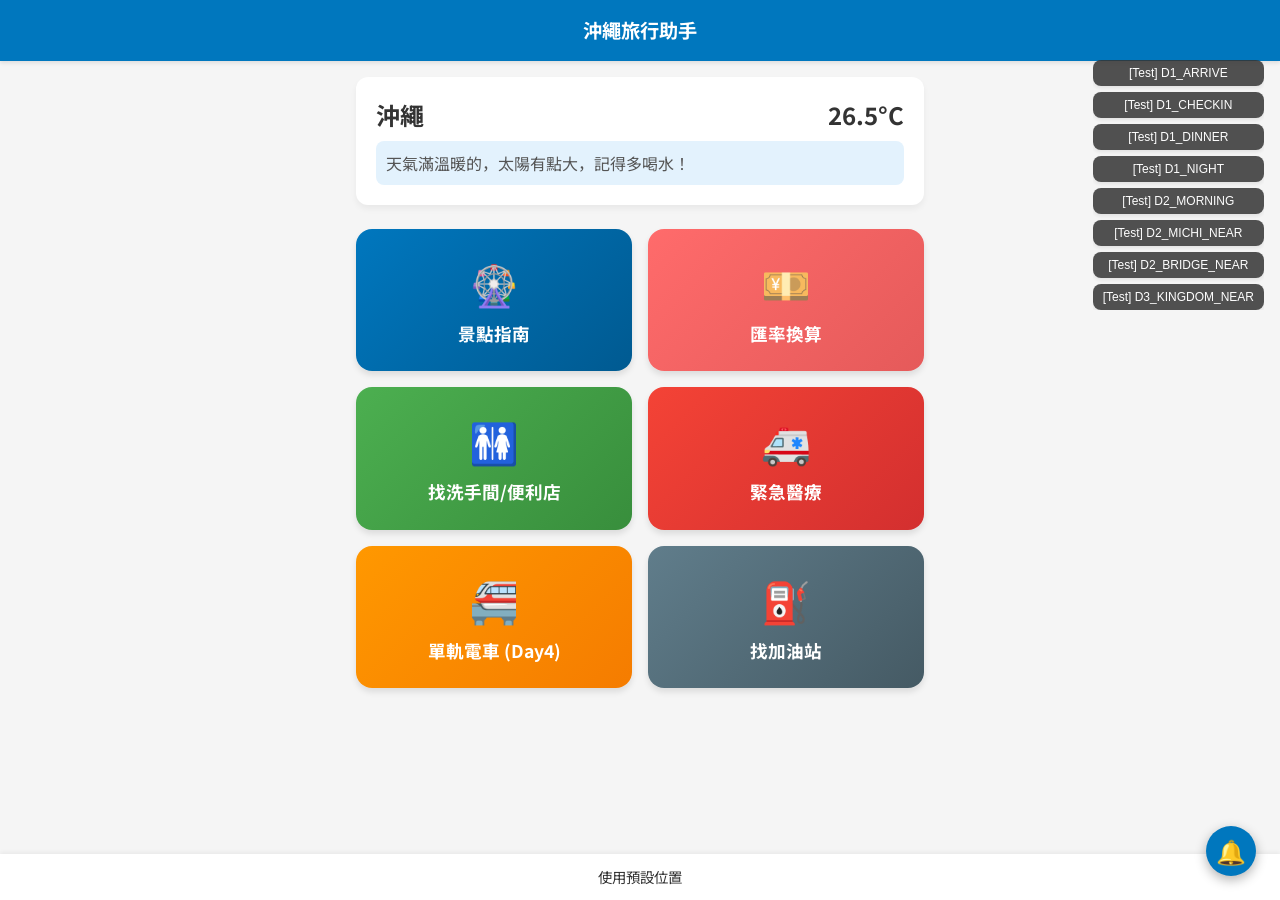
<file: index.html>
<!DOCTYPE html>
<html lang="zh-Hant-TW">
<head>
    <meta charset="UTF-8">
    <meta name="viewport" content="width=device-width, initial-scale=1.0, maximum-scale=1.0, user-scalable=no">
    <title>沖繩家庭旅行</title>
    <link rel="stylesheet" href="css/style.css">
    <link rel="manifest" href="manifest.json">
    <meta name="theme-color" content="#0077BE">
    <link rel="apple-touch-icon" href="images/icons/icon-192x192.png">
</head>
<body>
    <header class="app-header">
        <h1>沖繩旅行助手</h1>
    </header>
    
    <main class="app-content">
        <!-- 天氣面板 -->
        <section class="weather-panel" id="weather-panel" onclick="location.href='pages/weather.html'">
            <div class="weather-info">
                <span class="location">沖繩</span>
                <span class="temp" id="current-temp">--°C</span>
            </div>
            <div class="weather-suggestion" id="weather-suggestion">載入中...</div>
        </section>

        <!-- 導航功能表 -->
        <nav class="main-nav">
            <a href="pages/spots.html" class="nav-btn bg-primary">
                <span class="icon">🎡</span>
                <span class="label">景點指南</span>
            </a>
            <a href="pages/exchange.html" class="nav-btn bg-accent">
                <span class="icon">💴</span>
                <span class="label">匯率換算</span>
            </a>
            <a href="pages/places.html" class="nav-btn bg-success" id="btn-places">
                <span class="icon">🚻</span>
                <span class="label">找洗手間/便利店</span>
            </a>
            <a href="pages/emergency.html" class="nav-btn bg-danger">
                <span class="icon">🚑</span>
                <span class="label">緊急醫療</span>
            </a>
            <a href="pages/day4-transport.html" class="nav-btn bg-warning">
                <span class="icon">🚝</span>
                <span class="label">單軌電車 (Day4)</span>
            </a>
            <a href="pages/gas-station.html" class="nav-btn bg-dark" id="btn-gas-station">
                <span class="icon">⛽</span>
                <span class="label">找加油站</span>
            </a>
        </nav>
    </main>

    <footer class="app-footer">
        <div class="status-bar" id="status-bar">就緒</div>
    </footer>

    <script src="js/app.js"></script>
    <script src="js/weather.js"></script>
    <script src="js/notify.js"></script>
</body>
</html>
</file>
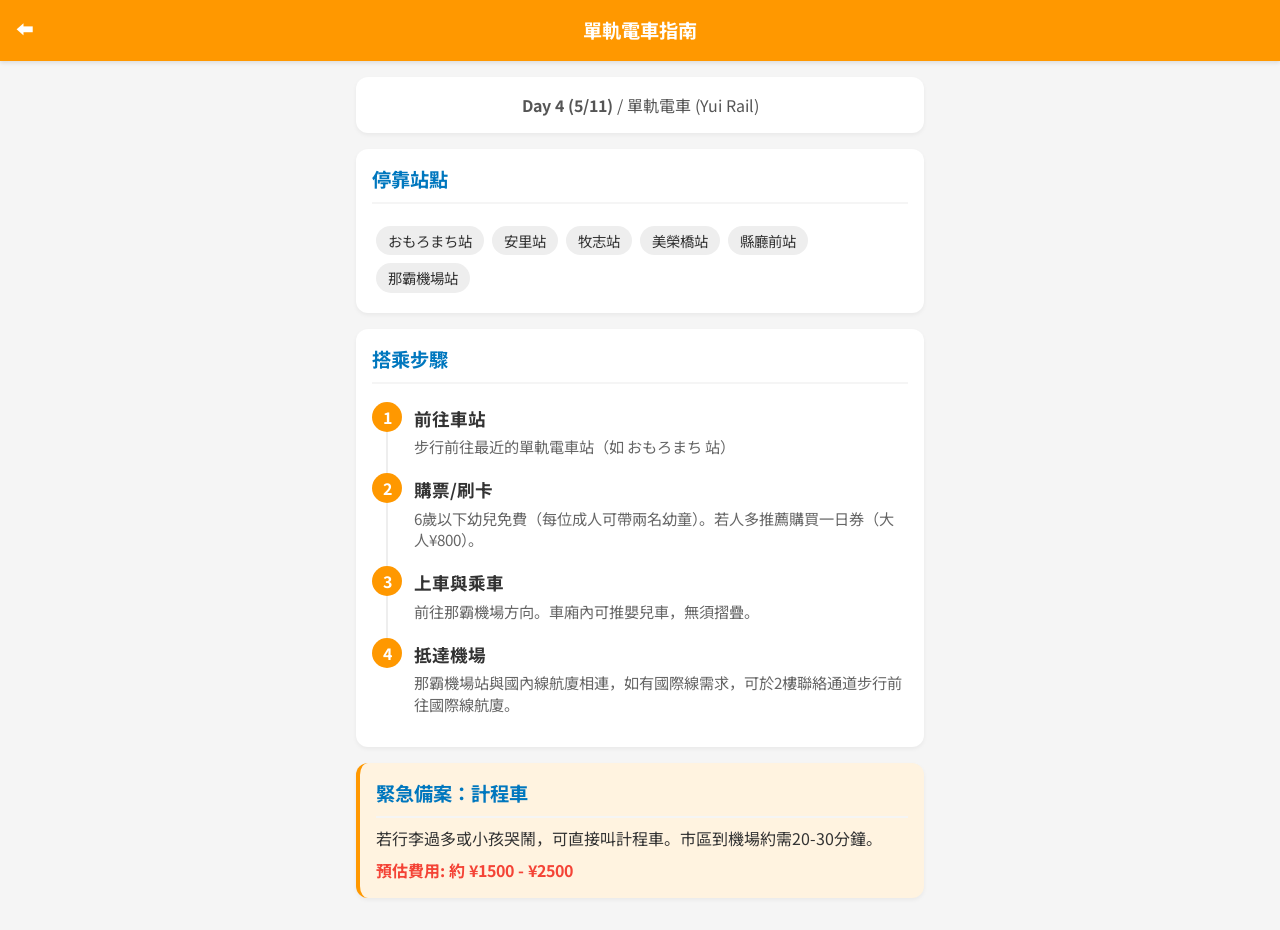
<file: pages/day4-transport.html>
<!DOCTYPE html>
<html lang="zh-Hant-TW">
<head>
    <meta charset="UTF-8">
    <meta name="viewport" content="width=device-width, initial-scale=1.0, maximum-scale=1.0, user-scalable=no">
    <title>Day4 單軌電車指南 - 沖繩旅行助手</title>
    <link rel="stylesheet" href="../css/style.css">
    <style>
        .step-num {
            display: inline-flex;
            width: 30px;
            height: 30px;
            background: var(--warning-color);
            color: white;
            border-radius: 50%;
            align-items: center;
            justify-content: center;
            font-weight: bold;
            margin-right: 12px;
        }
        .step-container {
            display: flex;
            align-items: flex-start;
            margin-bottom: 16px;
            position: relative;
        }
        .step-container::after {
            content: '';
            position: absolute;
            left: 14px;
            top: 30px;
            bottom: -16px;
            width: 2px;
            background: #eee;
            z-index: 0;
        }
        .step-container:last-child::after {
            display: none;
        }
    </style>
</head>
<body>
    <header class="app-header" style="background-color: var(--warning-color);">
        <a href="../index.html" class="back-btn">⬅</a>
        <h1 id="transport-title">單軌電車指南</h1>
    </header>
    <main class="app-content">
        <div class="card" id="transport-info" style="text-align:center; color: #555;">
            載入中...
        </div>

        <div class="card">
            <div class="card-title">停靠站點</div>
            <div id="stations-list" style="padding-top:10px;"></div>
        </div>

        <div class="card">
            <div class="card-title">搭乘步驟</div>
            <div id="steps-list" style="padding-top:10px;">
                <!-- JS 填入 -->
            </div>
        </div>

        <div class="card" style="background: #fff3e0; border-left: 4px solid var(--warning-color);">
            <div class="card-title" id="backup-title">緊急備案</div>
            <div id="backup-desc">載入中...</div>
            <div id="backup-cost" style="font-weight:bold; color:var(--danger-color); margin-top:8px;"></div>
        </div>
    </main>
    <script src="../js/transport.js"></script>
</body>
</html>
</file>
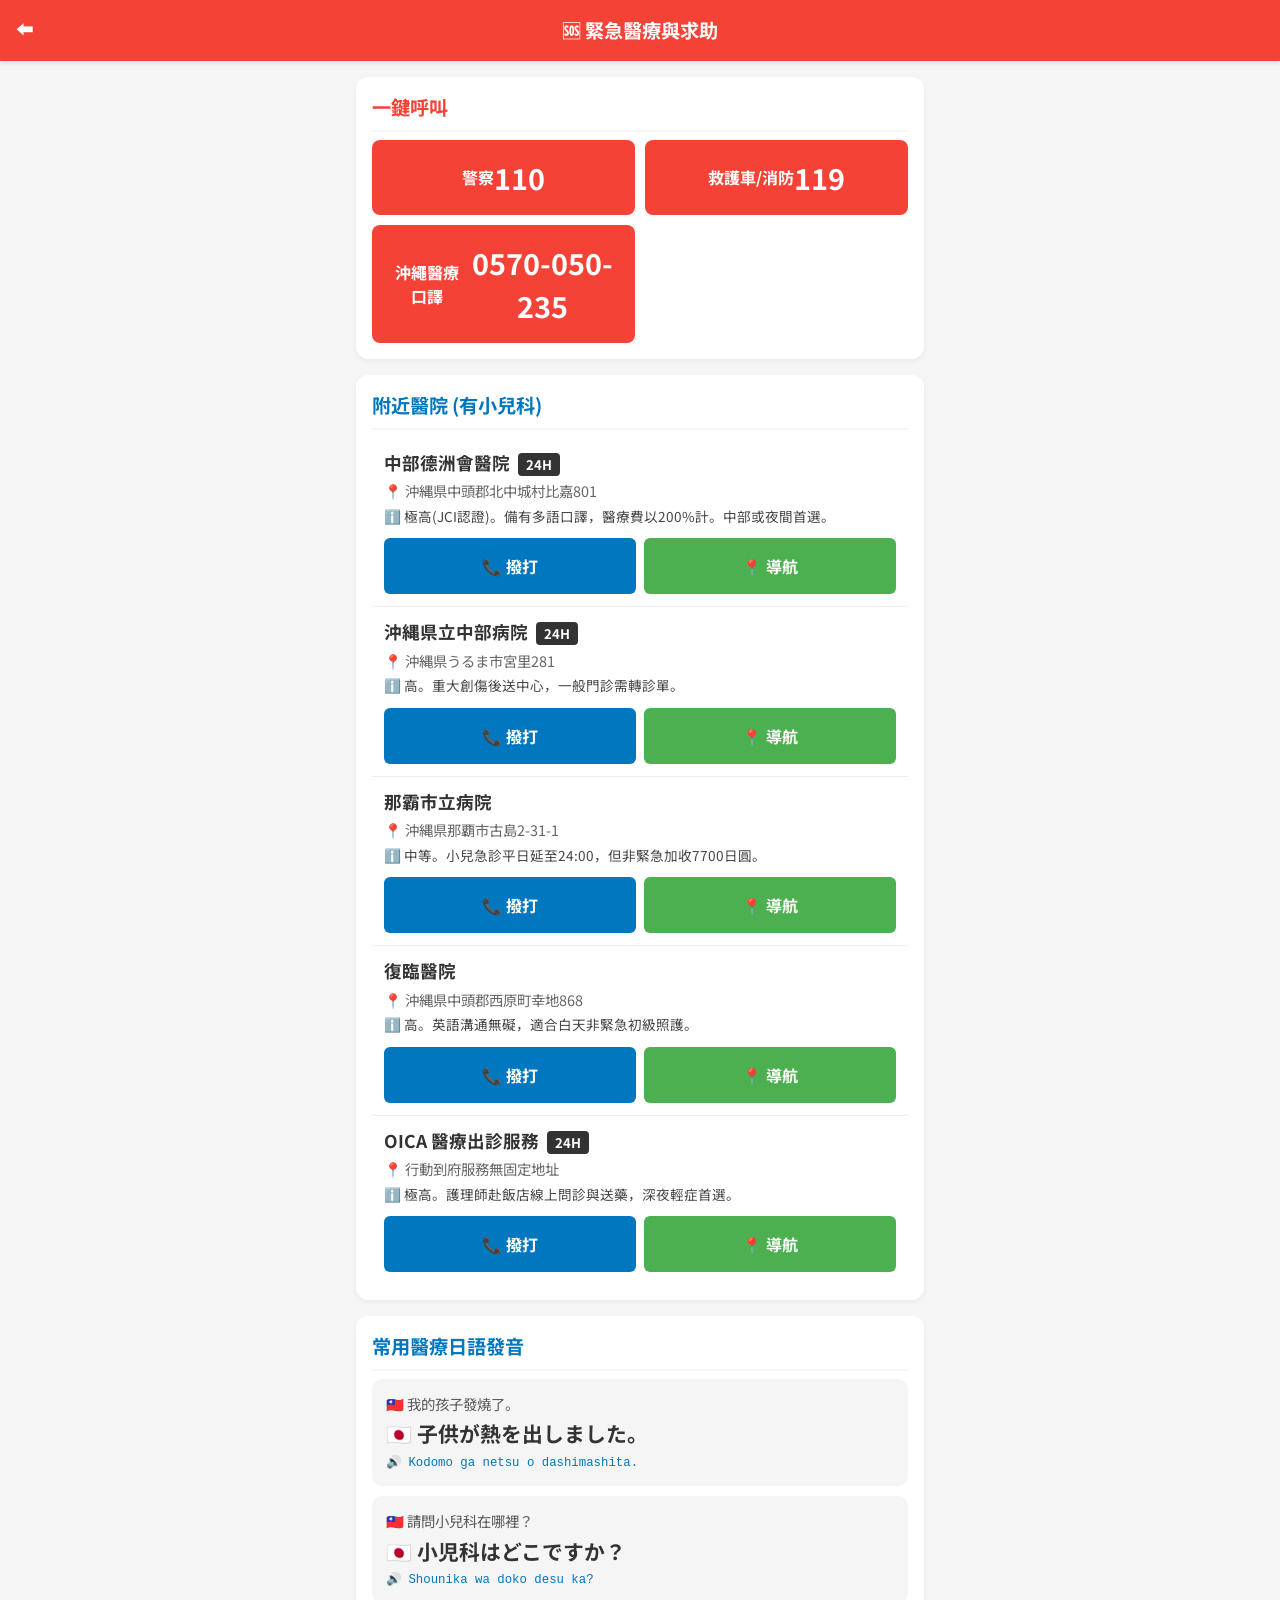
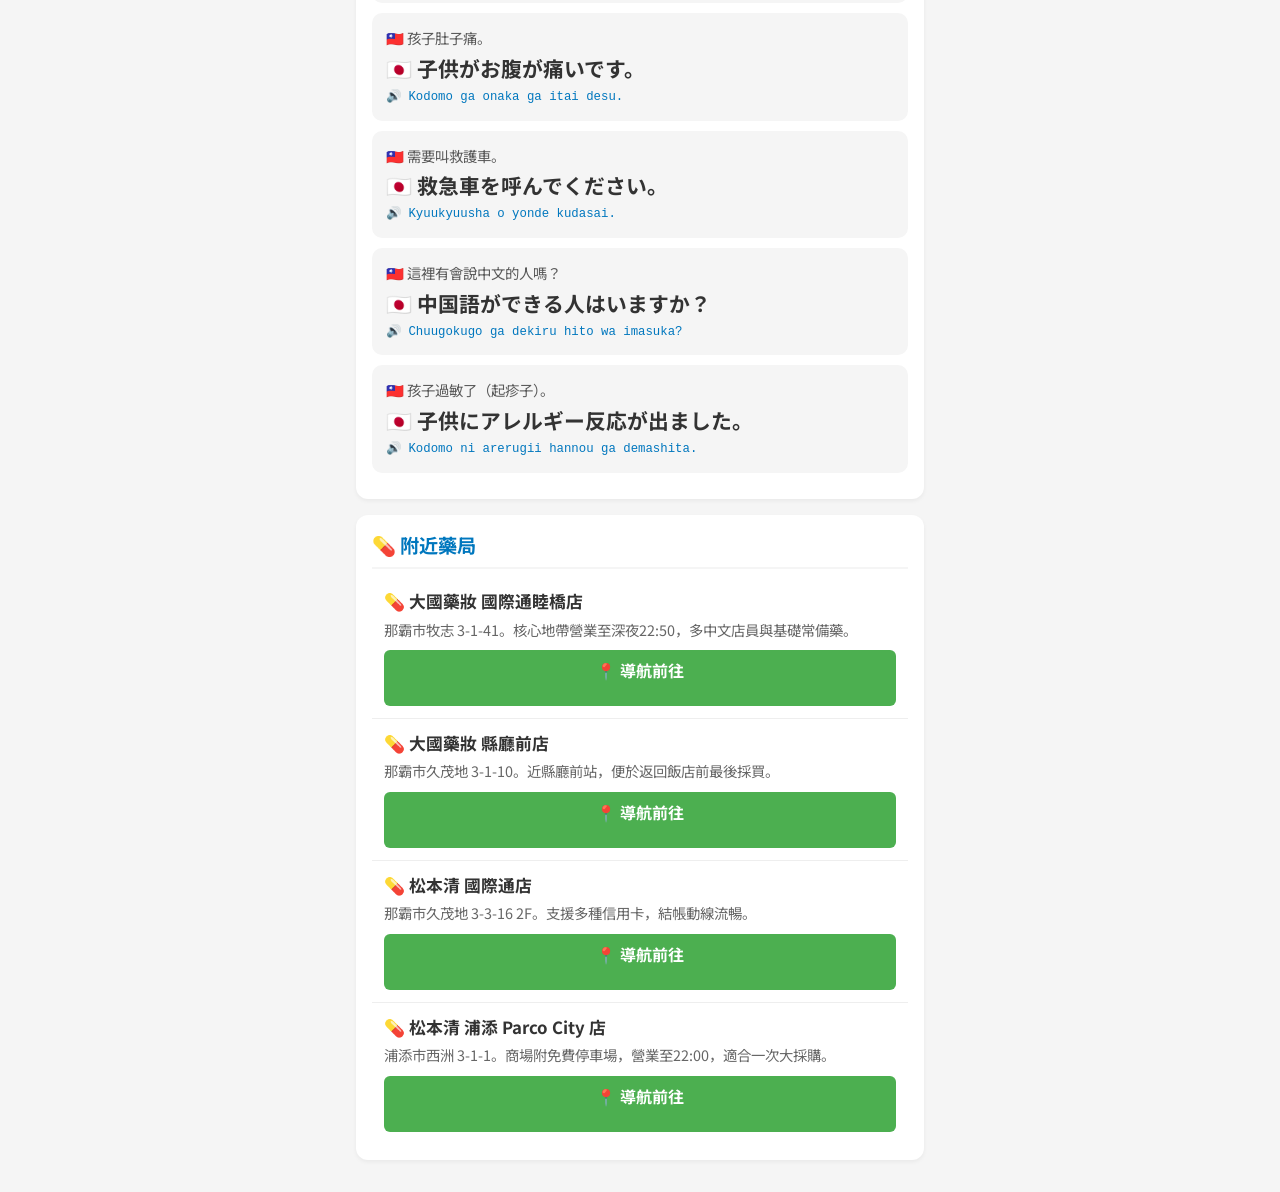
<file: pages/emergency.html>
<!DOCTYPE html>
<html lang="zh-Hant-TW">
<head>
    <meta charset="UTF-8">
    <meta name="viewport" content="width=device-width, initial-scale=1.0, maximum-scale=1.0, user-scalable=no">
    <title>緊急與醫療 - 沖繩旅行助手</title>
    <link rel="stylesheet" href="../css/style.css">
</head>
<body>
    <header class="app-header" style="background-color: var(--danger-color);">
        <a href="../index.html" class="back-btn">⬅</a>
        <h1>🆘 緊急醫療與求助</h1>
    </header>
    <main class="app-content">
        <div class="card">
            <div class="card-title" style="color:var(--danger-color);">一鍵呼叫</div>
            <div id="contacts-list" style="display:grid; grid-template-columns:1fr 1fr; gap:10px;">
                <!-- JS 填入 -->
            </div>
        </div>

        <div class="card">
            <div class="card-title">附近醫院 (有小兒科)</div>
            <div id="hospitals-list">
                <!-- JS 填入 -->
            </div>
        </div>

        <div class="card">
            <div class="card-title">常用醫療日語發音</div>
            <div id="cards-list">
                <!-- JS 填入 -->
            </div>
        </div>

        <div class="card">
            <div class="card-title">💊 附近藥局</div>
            <div id="pharmacies-list">
                <!-- JS 填入 -->
            </div>
        </div>
    </main>
    <script src="../js/emergency.js"></script>
</body>
</html>
</file>
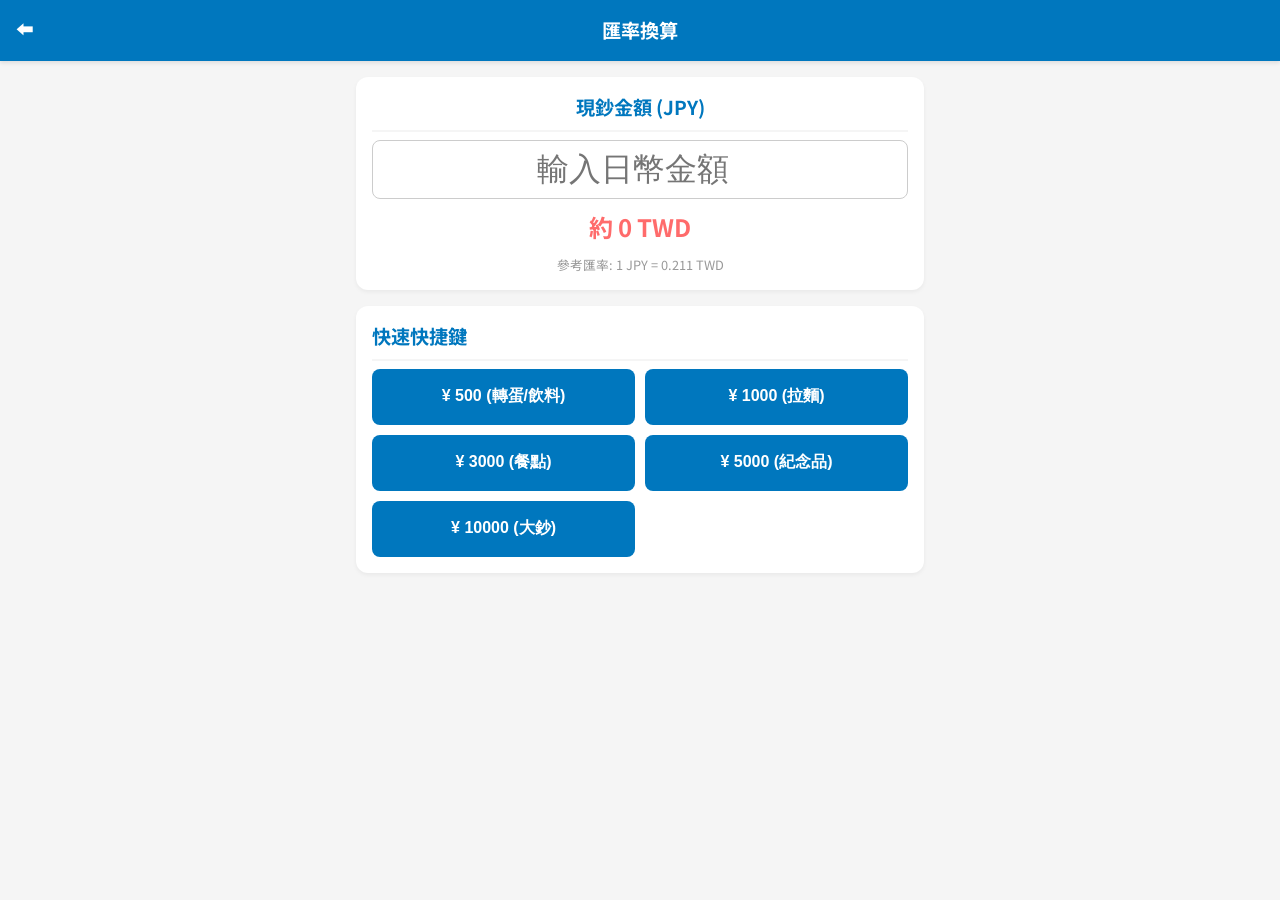
<file: pages/exchange.html>
<!DOCTYPE html>
<html lang="zh-Hant-TW">
<head>
    <meta charset="UTF-8">
    <meta name="viewport" content="width=device-width, initial-scale=1.0, maximum-scale=1.0, user-scalable=no">
    <title>匯率換算 - 沖繩旅行助手</title>
    <link rel="stylesheet" href="../css/style.css">
</head>
<body>
    <header class="app-header">
        <a href="../index.html" class="back-btn">⬅</a>
        <h1>匯率換算</h1>
    </header>
    <main class="app-content">
        <div class="card" style="text-align:center;">
            <div class="card-title">現鈔金額 (JPY)</div>
            <input type="number" id="jpy-input" placeholder="輸入日幣金額" style="width:100%; font-size:2em; text-align:center; padding:10px; border-radius:8px; border:1px solid #ccc; margin-bottom:10px;">
            <div style="font-size:1.5em; color:var(--accent-color); font-weight:bold;">
                約 <span id="twd-result">0</span> TWD
            </div>
            <div style="margin-top:10px; font-size:0.8em; color:#999;">參考匯率: 1 JPY = <span id="rate-display">0.21</span> TWD</div>
        </div>

        <div class="card">
            <div class="card-title">快速快捷鍵</div>
            <div style="display:grid; grid-template-columns:1fr 1fr; gap:10px;">
                <button class="btn btn-primary" onclick="setJpy(500)">¥ 500 (轉蛋/飲料)</button>
                <button class="btn btn-primary" onclick="setJpy(1000)">¥ 1000 (拉麵)</button>
                <button class="btn btn-primary" onclick="setJpy(3000)">¥ 3000 (餐點)</button>
                <button class="btn btn-primary" onclick="setJpy(5000)">¥ 5000 (紀念品)</button>
                <button class="btn btn-primary" onclick="setJpy(10000)">¥ 10000 (大鈔)</button>
            </div>
        </div>
    </main>
    <script src="../js/exchange.js"></script>
</body>
</html>
</file>
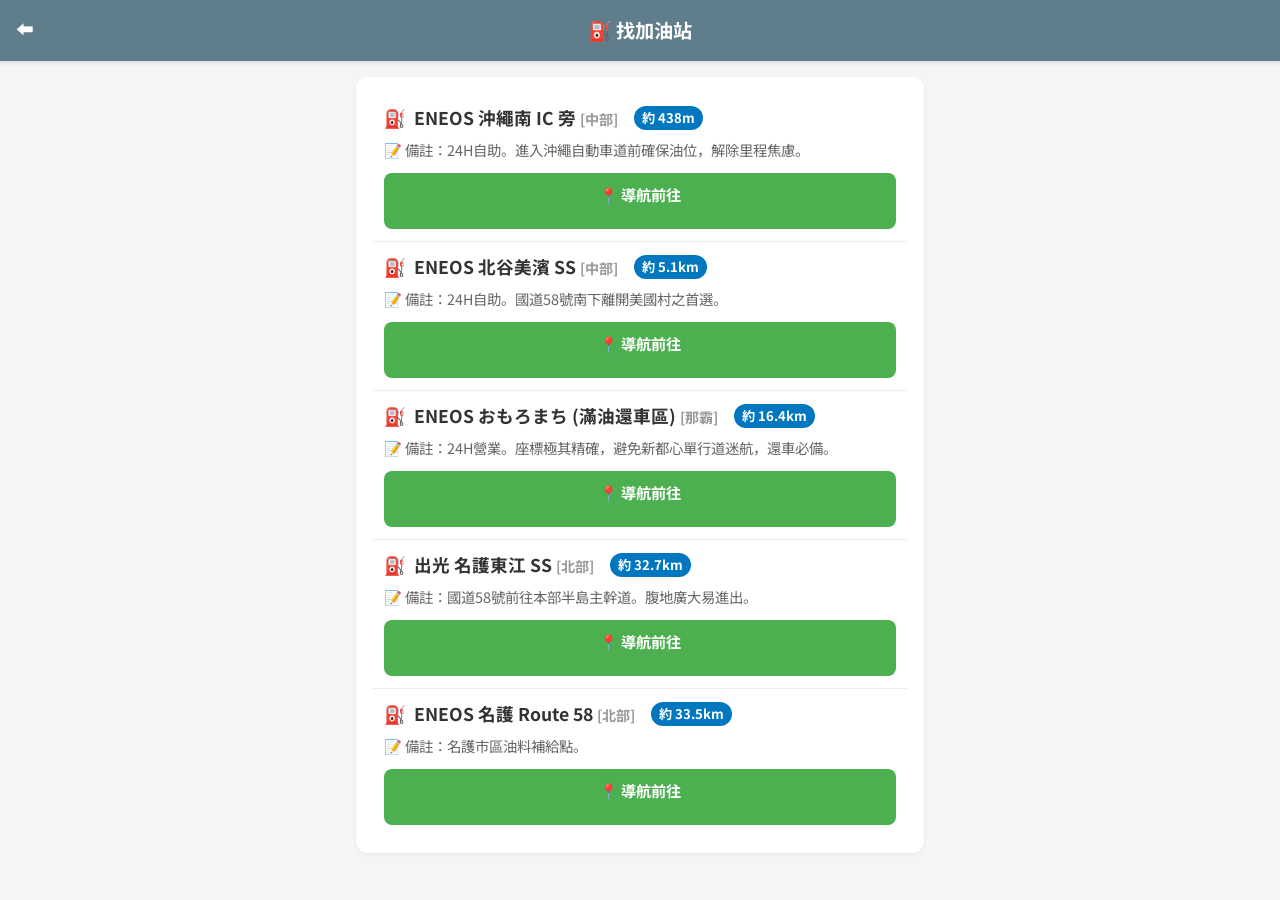
<file: pages/gas-station.html>
<!DOCTYPE html>
<html lang="zh-Hant-TW">
<head>
    <meta charset="UTF-8">
    <meta name="viewport" content="width=device-width, initial-scale=1.0, maximum-scale=1.0, user-scalable=no">
    <title>沿途加油站 - 沖繩旅行助手</title>
    <link rel="stylesheet" href="../css/style.css">
</head>
<body>
    <header class="app-header" style="background-color: var(--dark-color);">
        <a href="../index.html" class="back-btn">⬅</a>
        <h1 id="places-title">⛽ 找加油站</h1>
    </header>
    <main class="app-content">
        <div class="card" id="places-list">
            <div style="text-align:center;">載入中...</div>
        </div>
    </main>
    <script src="../js/app.js"></script>
    <script src="../js/geo.js"></script>
    <script>
        window.currentPlaceType = ['gas_station'];
    </script>
    <script src="../js/places.js"></script>
</body>
</html>
</file>
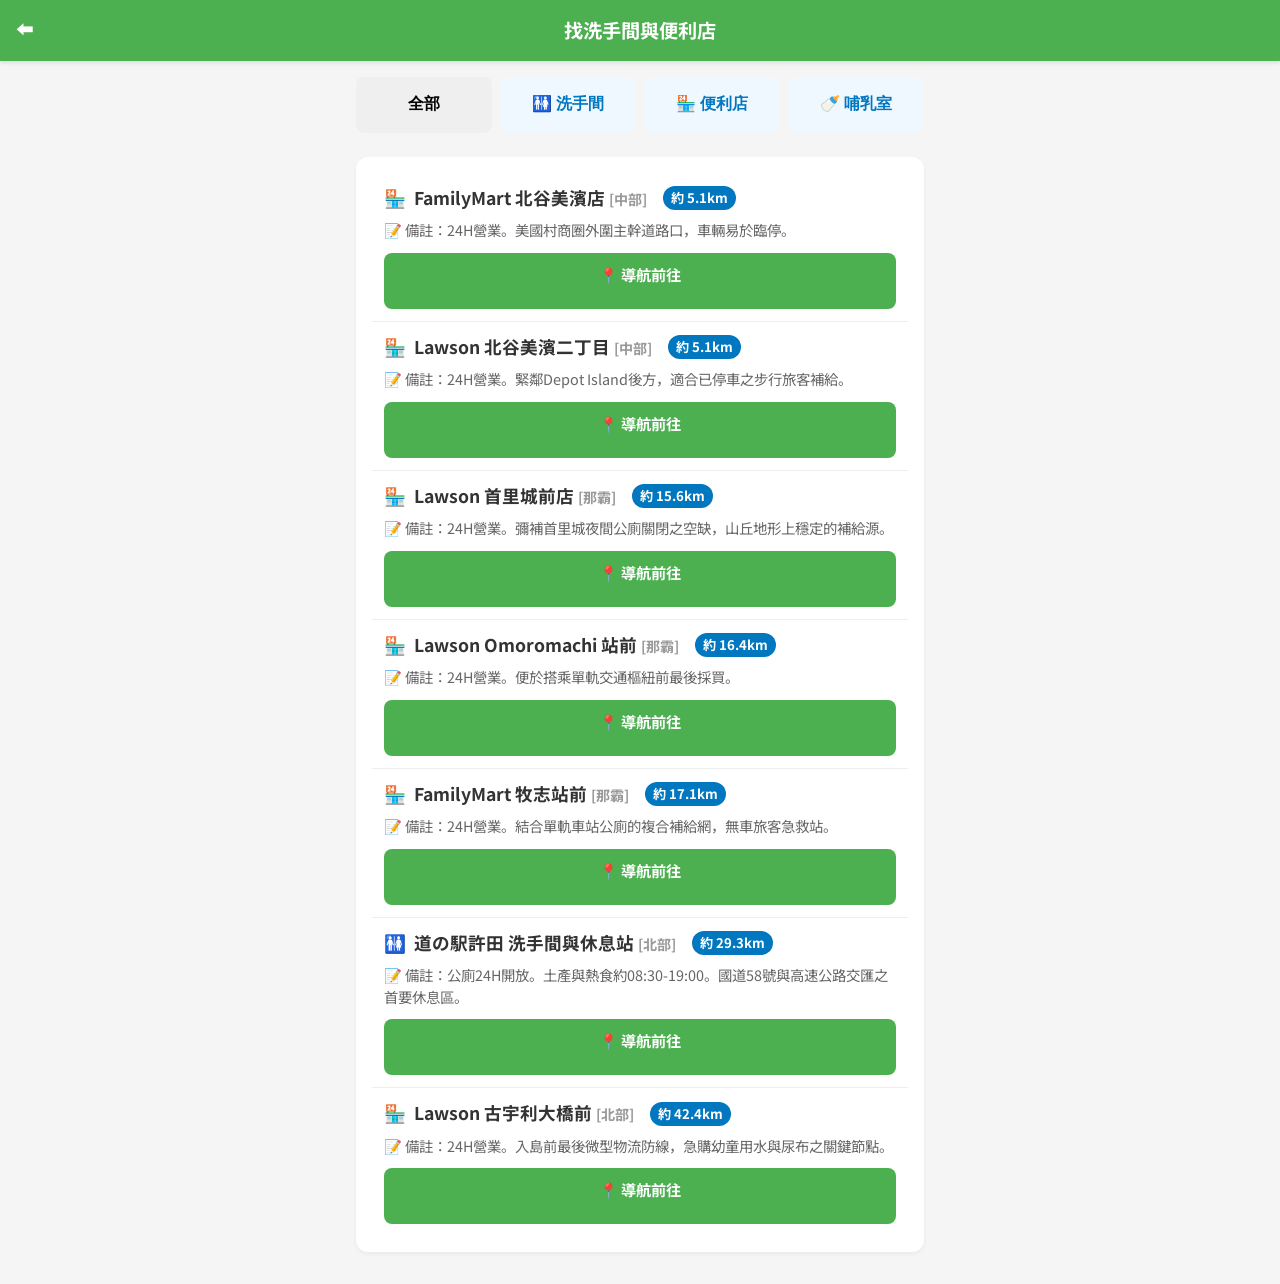
<file: pages/places.html>
<!DOCTYPE html>
<html lang="zh-Hant-TW">
<head>
    <meta charset="UTF-8">
    <meta name="viewport" content="width=device-width, initial-scale=1.0, maximum-scale=1.0, user-scalable=no">
    <title>找洗手間與便利店 - 沖繩旅行助手</title>
    <link rel="stylesheet" href="../css/style.css">
</head>
<body>
    <header class="app-header" style="background-color: var(--success-color);">
        <a href="../index.html" class="back-btn">⬅</a>
        <h1 id="places-title">找洗手間與便利店</h1>
    </header>
    <main class="app-content">
        <!-- 過濾器 -->
        <div style="display: flex; gap: 8px; margin-bottom: 16px; overflow-x: auto; padding-bottom: 8px;">
            <button class="btn btn-block" style="flex:1; margin:0;" onclick="filterPlaces('all')" id="btn-filter-all">全部</button>
            <button class="btn btn-block" style="flex:1; margin:0; background:#f0f8ff; color:var(--primary-color);" onclick="filterPlaces('toilet')" id="btn-filter-toilet">🚻 洗手間</button>
            <button class="btn btn-block" style="flex:1; margin:0; background:#f0f8ff; color:var(--primary-color);" onclick="filterPlaces('convenience')" id="btn-filter-convenience">🏪 便利店</button>
            <button class="btn btn-block" style="flex:1; margin:0; background:#f0f8ff; color:var(--primary-color);" onclick="filterPlaces('nursing')" id="btn-filter-nursing">🍼 哺乳室</button>
        </div>

        <div class="card" id="places-list">
            <div style="text-align:center;">載入中...</div>
        </div>
    </main>
    <script src="../js/app.js"></script>
    <script src="../js/geo.js"></script>
    <script>
        window.currentPlaceType = ['toilet', 'convenience', 'nursing'];
    </script>
    <script src="../js/places.js"></script>
</body>
</html>
</file>
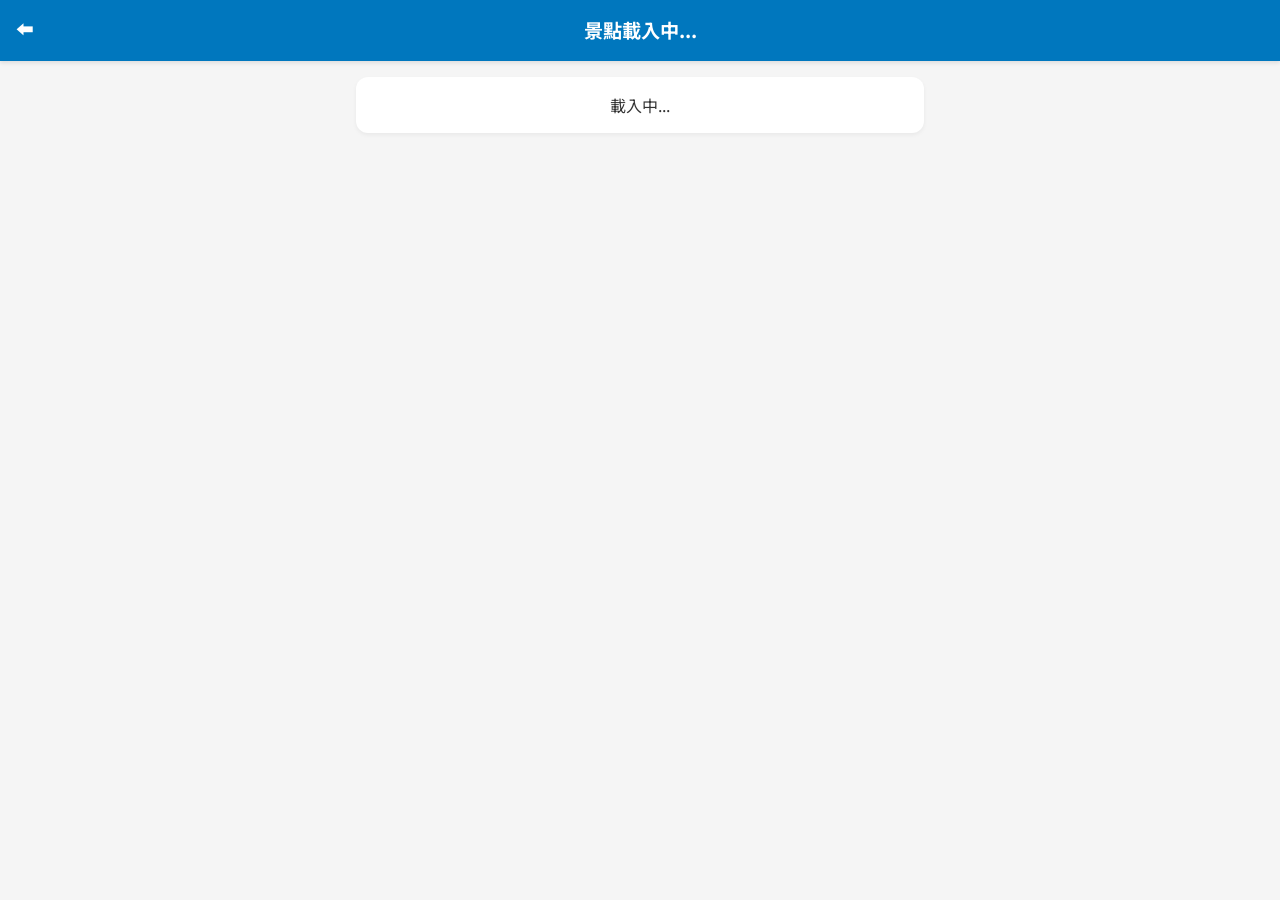
<file: pages/spot-detail.html>
<!DOCTYPE html>
<html lang="zh-Hant-TW">
<head>
    <meta charset="UTF-8">
    <meta name="viewport" content="width=device-width, initial-scale=1.0, maximum-scale=1.0, user-scalable=no">
    <title>景點詳情 - 沖繩旅行助手</title>
    <link rel="stylesheet" href="../css/style.css">
</head>
<body>
    <header class="app-header">
        <a href="spots.html" class="back-btn">⬅</a>
        <h1 id="detail-title">景點載入中...</h1>
    </header>
    <main class="app-content">
        <div class="card" id="detail-card">
            <!-- 詳情 -->
            <div style="text-align:center;">載入中...</div>
        </div>
        <a id="nav-btn" href="#" class="btn btn-primary btn-block" target="_blank" style="display:none;">📍 導航至此 (Google Maps)</a>
    </main>
    <script src="../js/spots.js"></script>
</body>
</html>
</file>
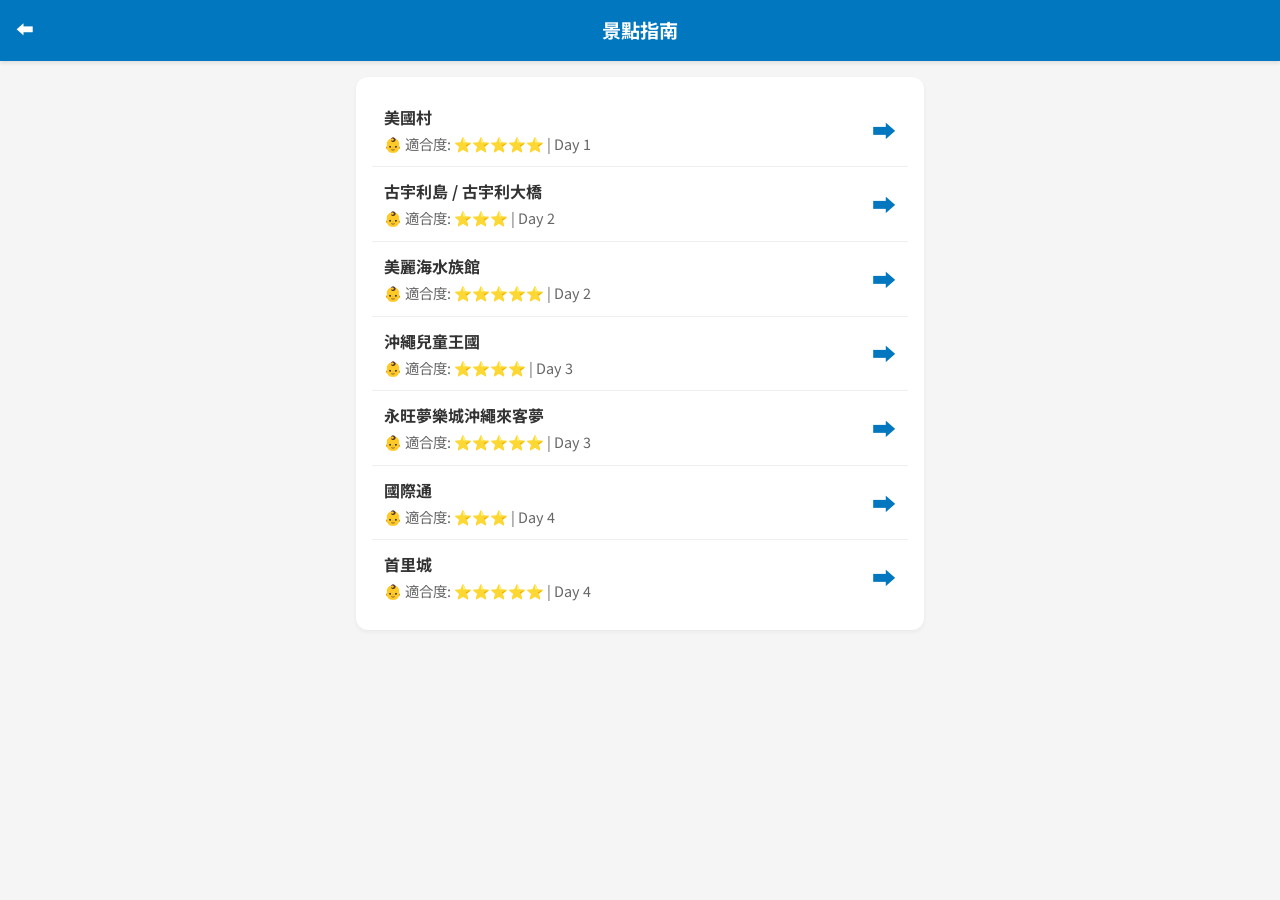
<file: pages/spots.html>
<!DOCTYPE html>
<html lang="zh-Hant-TW">
<head>
    <meta charset="UTF-8">
    <meta name="viewport" content="width=device-width, initial-scale=1.0, maximum-scale=1.0, user-scalable=no">
    <title>景點指南 - 沖繩旅行助手</title>
    <link rel="stylesheet" href="../css/style.css">
</head>
<body>
    <header class="app-header">
        <a href="../index.html" class="back-btn">⬅</a>
        <h1>景點指南</h1>
    </header>
    <main class="app-content">
        <div id="spots-list" class="card">
            <!-- Spots JS rendered here -->
            <div style="text-align:center;">載入中...</div>
        </div>
    </main>
    <script src="../js/spots.js"></script>
</body>
</html>
</file>
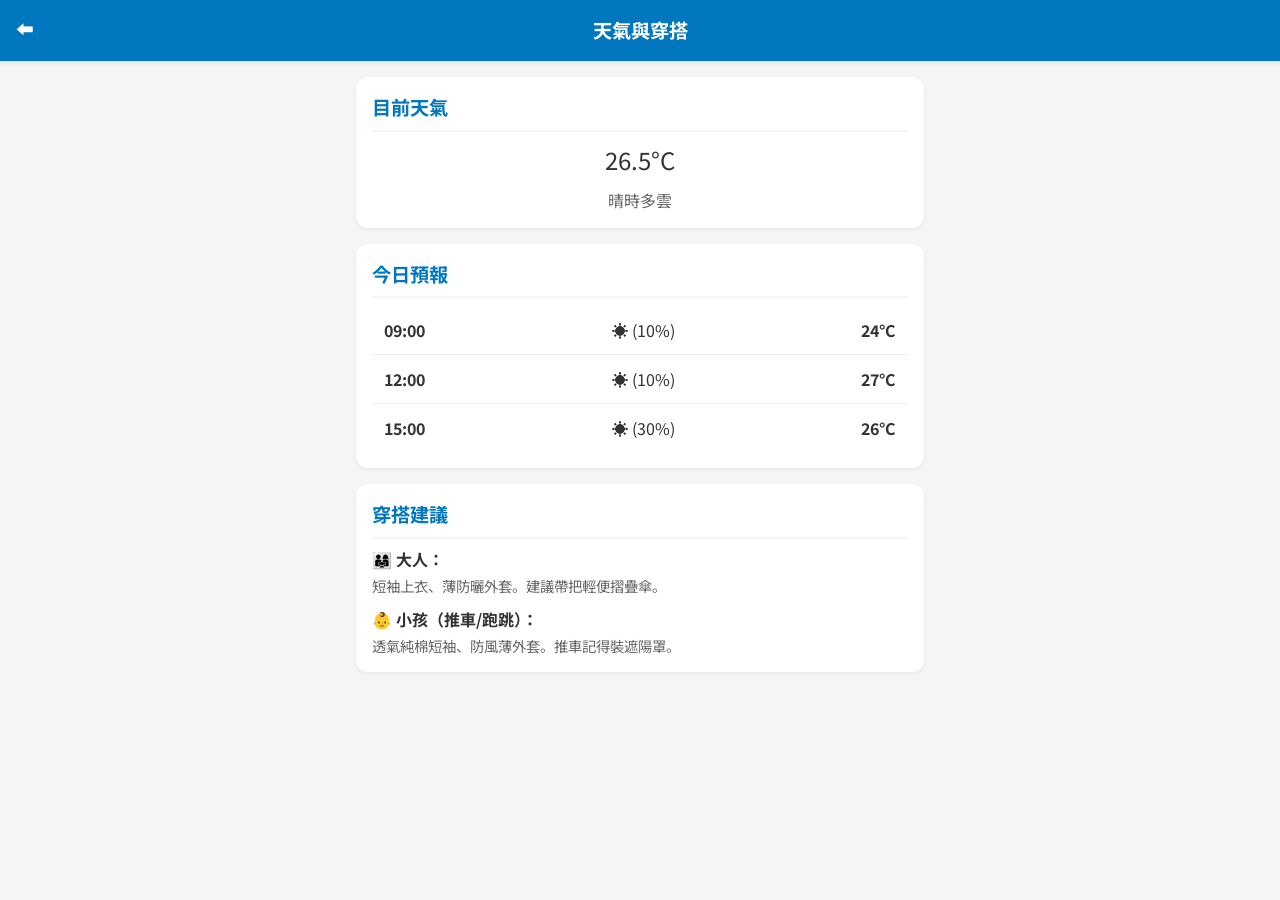
<file: pages/weather.html>
<!DOCTYPE html>
<html lang="zh-Hant-TW">
<head>
    <meta charset="UTF-8">
    <meta name="viewport" content="width=device-width, initial-scale=1.0, maximum-scale=1.0, user-scalable=no">
    <title>天氣與穿搭 - 沖繩旅行助手</title>
    <link rel="stylesheet" href="../css/style.css">
</head>
<body>
    <header class="app-header">
        <a href="../index.html" class="back-btn">⬅</a>
        <h1>天氣與穿搭</h1>
    </header>
    <main class="app-content">
        <div class="card">
            <div class="card-title">目前天氣</div>
            <div id="weather-current" style="font-size:1.5em; text-align:center; margin:10px 0;">載入中...</div>
            <div id="weather-desc" style="text-align:center; color:#666;"></div>
        </div>
        
        <div class="card">
            <div class="card-title">今日預報</div>
            <div id="weather-forecast"></div>
        </div>

        <div class="card">
            <div class="card-title">穿搭建議</div>
            <div style="margin-bottom: 10px;">
                <strong>👨‍👩‍👧 大人：</strong>
                <div id="outfit-adult" class="list-item-desc">載入中...</div>
            </div>
            <div>
                <strong>👶 小孩（推車/跑跳）：</strong>
                <div id="outfit-child" class="list-item-desc">載入中...</div>
            </div>
        </div>
    </main>
    <script src="../js/weather.js"></script>
</body>
</html>
</file>
<file: css/style.css>
@import url('https://fonts.googleapis.com/css2?family=Noto+Sans+JP:wght@400;700&display=swap');

:root {
    --primary-color: #0077BE;      /* 海洋藍 */
    --accent-color: #FF6B6B;       /* 珊瑚橙 */
    --bg-color: #F5F5F5;           /* 淺灰白 */
    --text-color: #333333;         /* 深灰 */
    --success-color: #4CAF50;      /* 綠色 */
    --warning-color: #FF9800;      /* 橙色 */
    --danger-color: #F44336;       /* 紅色 */
    --dark-color: #607D8B;         /* 藍灰 */
    --card-bg: #FFFFFF;
    --font-family: 'Noto Sans JP', -apple-system, BlinkMacSystemFont, "Segoe UI", Roboto, Helvetica, Arial, sans-serif;
}

* { 
    box-sizing: border-box; 
    margin: 0; 
    padding: 0; 
    touch-action: manipulation; 
}

body {
    font-family: var(--font-family);
    background-color: var(--bg-color);
    color: var(--text-color);
    -webkit-font-smoothing: antialiased;
    line-height: 1.5;
    display: flex;
    flex-direction: column;
    min-height: 100vh;
}

.app-header {
    background-color: var(--primary-color);
    color: white;
    padding: 16px;
    text-align: center;
    box-shadow: 0 2px 4px rgba(0,0,0,0.1);
    position: sticky;
    top: 0;
    z-index: 10;
}

.app-content {
    flex: 1;
    padding: 16px;
    max-width: 600px;
    margin: 0 auto;
    width: 100%;
}

.app-footer {
    background-color: white;
    padding: 12px;
    text-align: center;
    box-shadow: 0 -2px 4px rgba(0,0,0,0.05);
    font-size: 0.9em;
    color: #666;
}

/* Weather Panel */
.weather-panel {
    background: var(--card-bg);
    border-radius: 12px;
    padding: 20px;
    margin-bottom: 24px;
    box-shadow: 0 4px 6px rgba(0,0,0,0.05);
    cursor: pointer;
    transition: transform 0.2s;
}
.weather-panel:active {
    transform: scale(0.98);
}
.weather-info {
    display: flex;
    justify-content: space-between;
    align-items: center;
    font-size: 1.5em;
    font-weight: bold;
    margin-bottom: 8px;
}
.weather-suggestion {
    font-size: 1em;
    color: #555;
    background: #E3F2FD;
    padding: 10px;
    border-radius: 8px;
}

/* Main Navigation */
.main-nav {
    display: grid;
    grid-template-columns: 1fr 1fr;
    gap: 16px;
}

.nav-btn {
    display: flex;
    flex-direction: column;
    align-items: center;
    justify-content: center;
    padding: 24px 16px;
    border-radius: 16px;
    color: white;
    text-decoration: none;
    box-shadow: 0 4px 6px rgba(0,0,0,0.1);
    transition: transform 0.2s;
    min-height: 120px;
}

.nav-btn:active {
    transform: translateY(2px);
    box-shadow: 0 2px 4px rgba(0,0,0,0.1);
}

.nav-btn .icon {
    font-size: 2.5em;
    margin-bottom: 8px;
}

.nav-btn .label {
    font-size: 1.1em;
    font-weight: bold;
    text-align: center;
}

/* Background Colors */
.bg-primary { background: linear-gradient(135deg, #0077BE, #005A91); }
.bg-accent { background: linear-gradient(135deg, #FF6B6B, #E55A5A); }
.bg-success { background: linear-gradient(135deg, #4CAF50, #388E3C); }
.bg-danger { background: linear-gradient(135deg, #F44336, #D32F2F); }
.bg-warning { background: linear-gradient(135deg, #FF9800, #F57C00); }
.bg-dark { background: linear-gradient(135deg, #607D8B, #455A64); }

/* Subpage common styles */
.back-btn { position: absolute; left: 16px; top: 16px; color: white; text-decoration: none; font-weight: bold; font-size: 1.1em; }
.app-header { position: relative; }
.app-header h1 { font-size: 1.2em; margin: 0; }
.card { background: var(--card-bg); border-radius: 12px; padding: 16px; margin-bottom: 16px; box-shadow: 0 2px 4px rgba(0,0,0,0.05); }
.card-title { font-weight: bold; font-size: 1.2em; margin-bottom: 8px; color: var(--primary-color); border-bottom: 2px solid var(--bg-color); padding-bottom: 8px; }
.list-item { padding: 12px; border-bottom: 1px solid #eee; display: flex; justify-content: space-between; align-items: center; }
.list-item:last-child { border-bottom: none; }
.list-item-title { font-weight: bold; color: var(--text-color); }
.list-item-desc { font-size: 0.9em; color: #666; margin-top: 4px; }
.btn { 
    display: inline-flex; 
    align-items: center;
    justify-content: center;
    padding: 12px 24px; 
    border-radius: 8px; 
    border: none; 
    font-weight: bold; 
    text-align: center; 
    cursor: pointer; 
    text-decoration: none; 
    font-size: 1em; 
    min-height: 56px;
}
.btn-block { display: block; width: 100%; margin-bottom: 12px; }
.btn-primary { background-color: var(--primary-color); color: white; }
.btn-accent { background-color: var(--accent-color); color: white; }
.btn-success { background-color: var(--success-color); color: white; }
.btn-danger { background-color: var(--danger-color); color: white; }
.btn-warning { background-color: var(--warning-color); color: white; }
</file>
